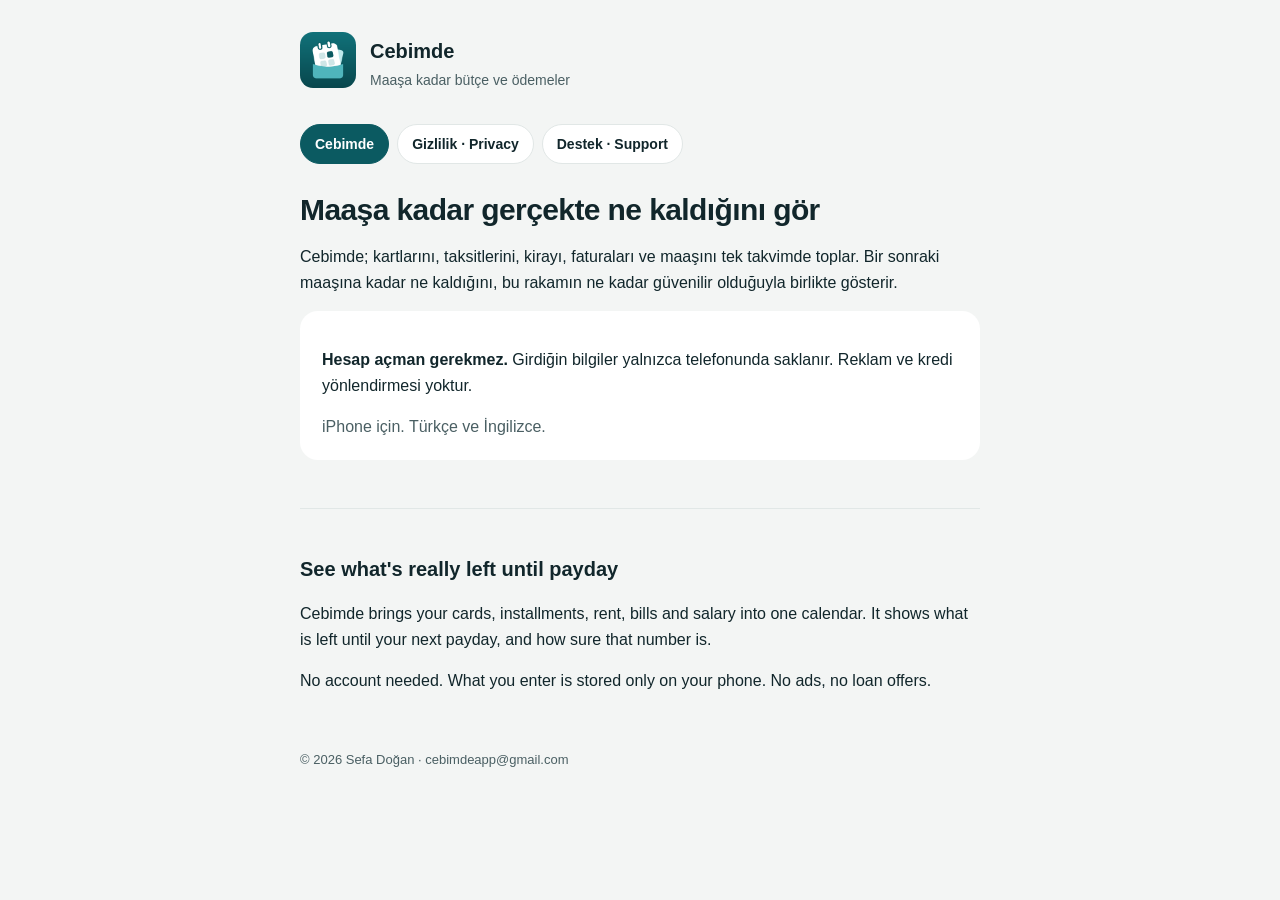
<file: index.html>
<!doctype html>
<html lang="tr">
<head>
<meta charset="utf-8">
<meta name="viewport" content="width=device-width, initial-scale=1, viewport-fit=cover">
<title>Cebimde</title>
<meta name="description" content="Cebimde: kartların, taksitlerin ve maaşın tek takvimde. Veri yalnızca telefonunda.">
<link rel="icon" href="./icon.png">
<link rel="stylesheet" href="./style.css">
</head>
<body><div class="wrap">
<header><a href="./"><img src="./icon.png" alt=""></a><div><b>Cebimde</b><span>Maaşa kadar bütçe ve ödemeler</span></div></header>
<nav><a href="./" aria-current="page">Cebimde</a><a href="./gizlilik/">Gizlilik · Privacy</a><a href="./destek/">Destek · Support</a></nav>
<h1>Maaşa kadar gerçekte ne kaldığını gör</h1>
<p>Cebimde; kartlarını, taksitlerini, kirayı, faturaları ve maaşını tek takvimde toplar. Bir sonraki maaşına kadar ne kaldığını, bu rakamın ne kadar güvenilir olduğuyla birlikte gösterir.</p>
<div class="card">
<p><b>Hesap açman gerekmez.</b> Girdiğin bilgiler yalnızca telefonunda saklanır. Reklam ve kredi yönlendirmesi yoktur.</p>
<p class="muted" style="margin-bottom:0">iPhone için. Türkçe ve İngilizce.</p>
</div>
<section class="lang" lang="en">
<h2>See what's really left until payday</h2>
<p>Cebimde brings your cards, installments, rent, bills and salary into one calendar. It shows what is left until your next payday, and how sure that number is.</p>
<p>No account needed. What you enter is stored only on your phone. No ads, no loan offers.</p>
</section>
<footer>© 2026 Sefa Doğan · cebimdeapp@gmail.com</footer>
</div></body>
</html>
</file>
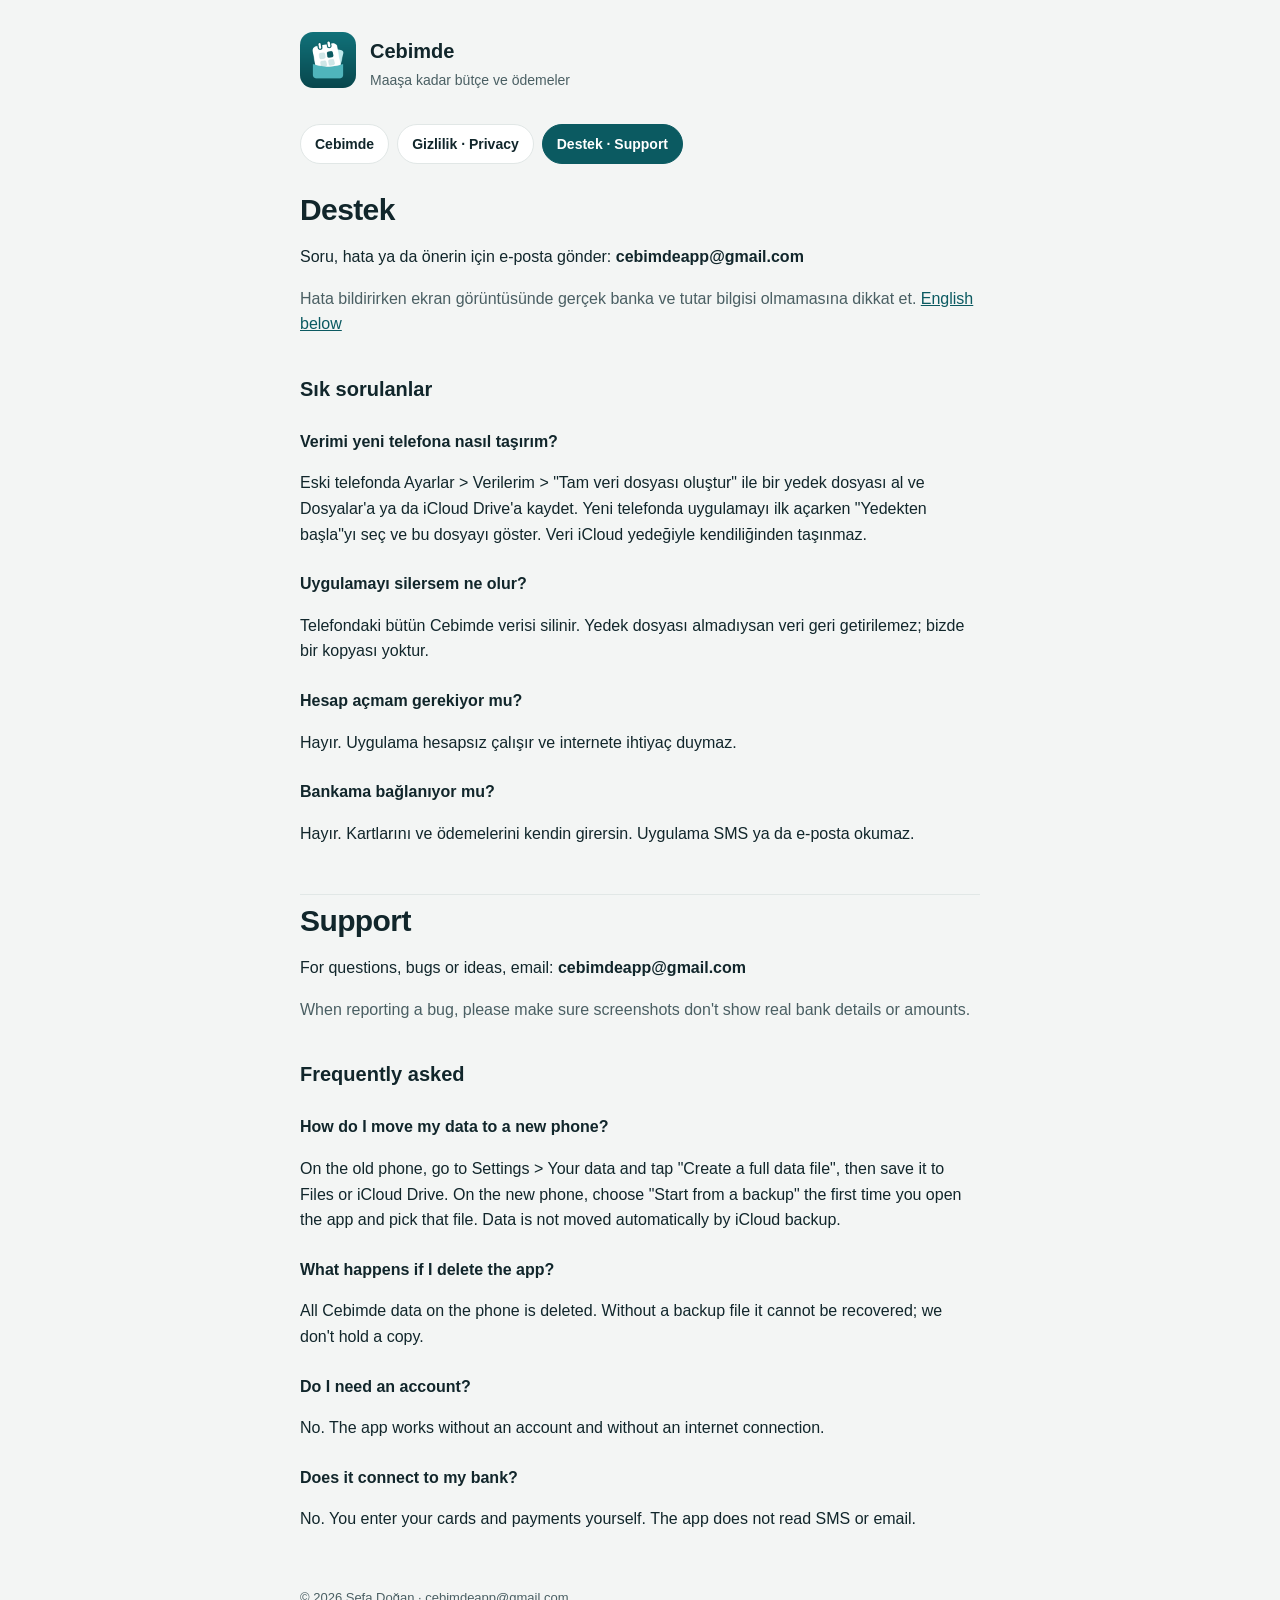
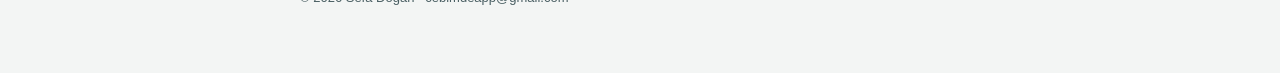
<file: destek/index.html>
<!doctype html>
<html lang="tr">
<head>
<meta charset="utf-8">
<meta name="viewport" content="width=device-width, initial-scale=1, viewport-fit=cover">
<title>Destek · Cebimde</title>
<meta name="description" content="Cebimde: kartların, taksitlerin ve maaşın tek takvimde. Veri yalnızca telefonunda.">
<link rel="icon" href="../icon.png">
<link rel="stylesheet" href="../style.css">
</head>
<body><div class="wrap">
<header><a href="../"><img src="../icon.png" alt=""></a><div><b>Cebimde</b><span>Maaşa kadar bütçe ve ödemeler</span></div></header>
<nav><a href="../">Cebimde</a><a href="../gizlilik/">Gizlilik · Privacy</a><a href="../destek/" aria-current="page">Destek · Support</a></nav>
<h1>Destek</h1>
<p>Soru, hata ya da önerin için e-posta gönder: <span class="mail">cebimdeapp@gmail.com</span></p>
<p class="muted">Hata bildirirken ekran görüntüsünde gerçek banka ve tutar bilgisi olmamasına dikkat et. <a href="#en">English below</a></p>

<h2>Sık sorulanlar</h2>
<h3>Verimi yeni telefona nasıl taşırım?</h3>
<p>Eski telefonda Ayarlar &gt; Verilerim &gt; "Tam veri dosyası oluştur" ile bir yedek dosyası al ve Dosyalar'a ya da iCloud Drive'a kaydet. Yeni telefonda uygulamayı ilk açarken "Yedekten başla"yı seç ve bu dosyayı göster. Veri iCloud yedeğiyle kendiliğinden taşınmaz.</p>
<h3>Uygulamayı silersem ne olur?</h3>
<p>Telefondaki bütün Cebimde verisi silinir. Yedek dosyası almadıysan veri geri getirilemez; bizde bir kopyası yoktur.</p>
<h3>Hesap açmam gerekiyor mu?</h3>
<p>Hayır. Uygulama hesapsız çalışır ve internete ihtiyaç duymaz.</p>
<h3>Bankama bağlanıyor mu?</h3>
<p>Hayır. Kartlarını ve ödemelerini kendin girersin. Uygulama SMS ya da e-posta okumaz.</p>

<section class="lang" id="en" lang="en">
<h1>Support</h1>
<p>For questions, bugs or ideas, email: <span class="mail">cebimdeapp@gmail.com</span></p>
<p class="muted">When reporting a bug, please make sure screenshots don't show real bank details or amounts.</p>
<h2>Frequently asked</h2>
<h3>How do I move my data to a new phone?</h3>
<p>On the old phone, go to Settings &gt; Your data and tap "Create a full data file", then save it to Files or iCloud Drive. On the new phone, choose "Start from a backup" the first time you open the app and pick that file. Data is not moved automatically by iCloud backup.</p>
<h3>What happens if I delete the app?</h3>
<p>All Cebimde data on the phone is deleted. Without a backup file it cannot be recovered; we don't hold a copy.</p>
<h3>Do I need an account?</h3>
<p>No. The app works without an account and without an internet connection.</p>
<h3>Does it connect to my bank?</h3>
<p>No. You enter your cards and payments yourself. The app does not read SMS or email.</p>
</section>
<footer>© 2026 Sefa Doğan · cebimdeapp@gmail.com</footer>
</div></body>
</html>
</file>
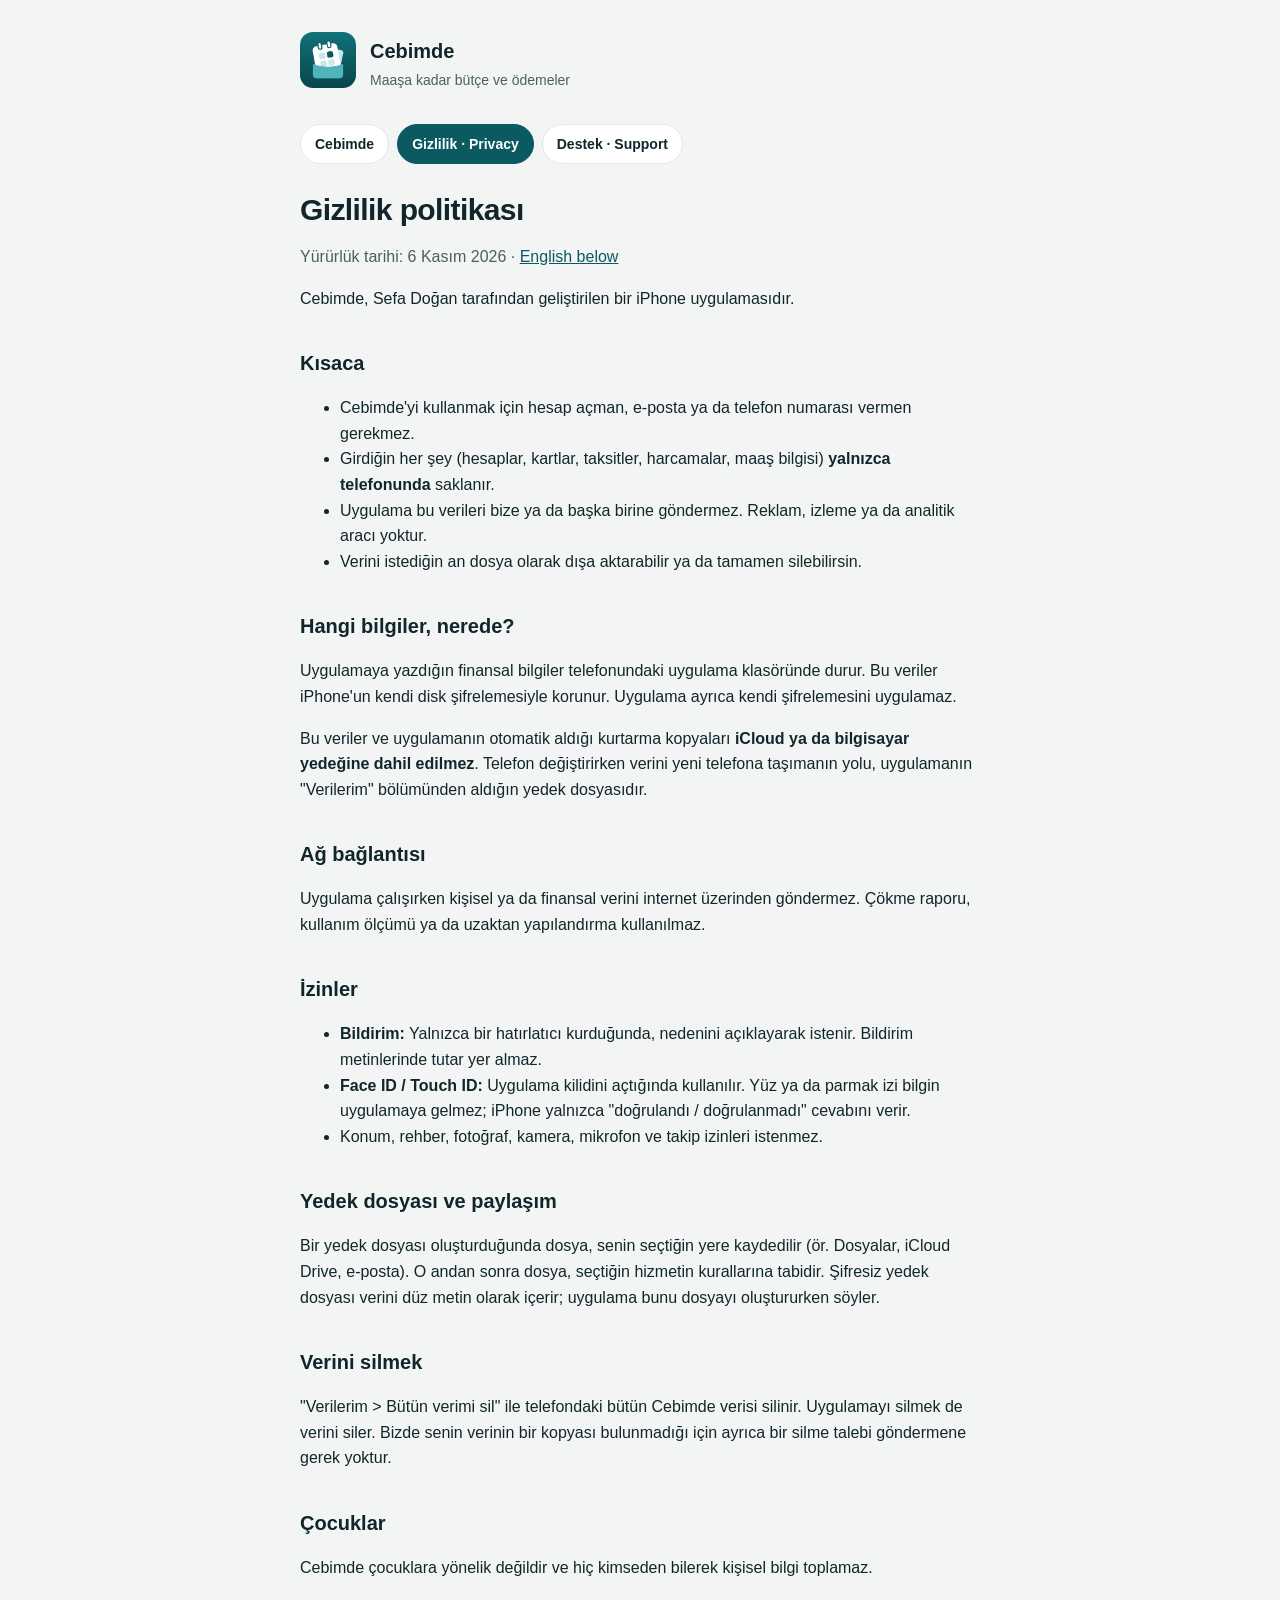
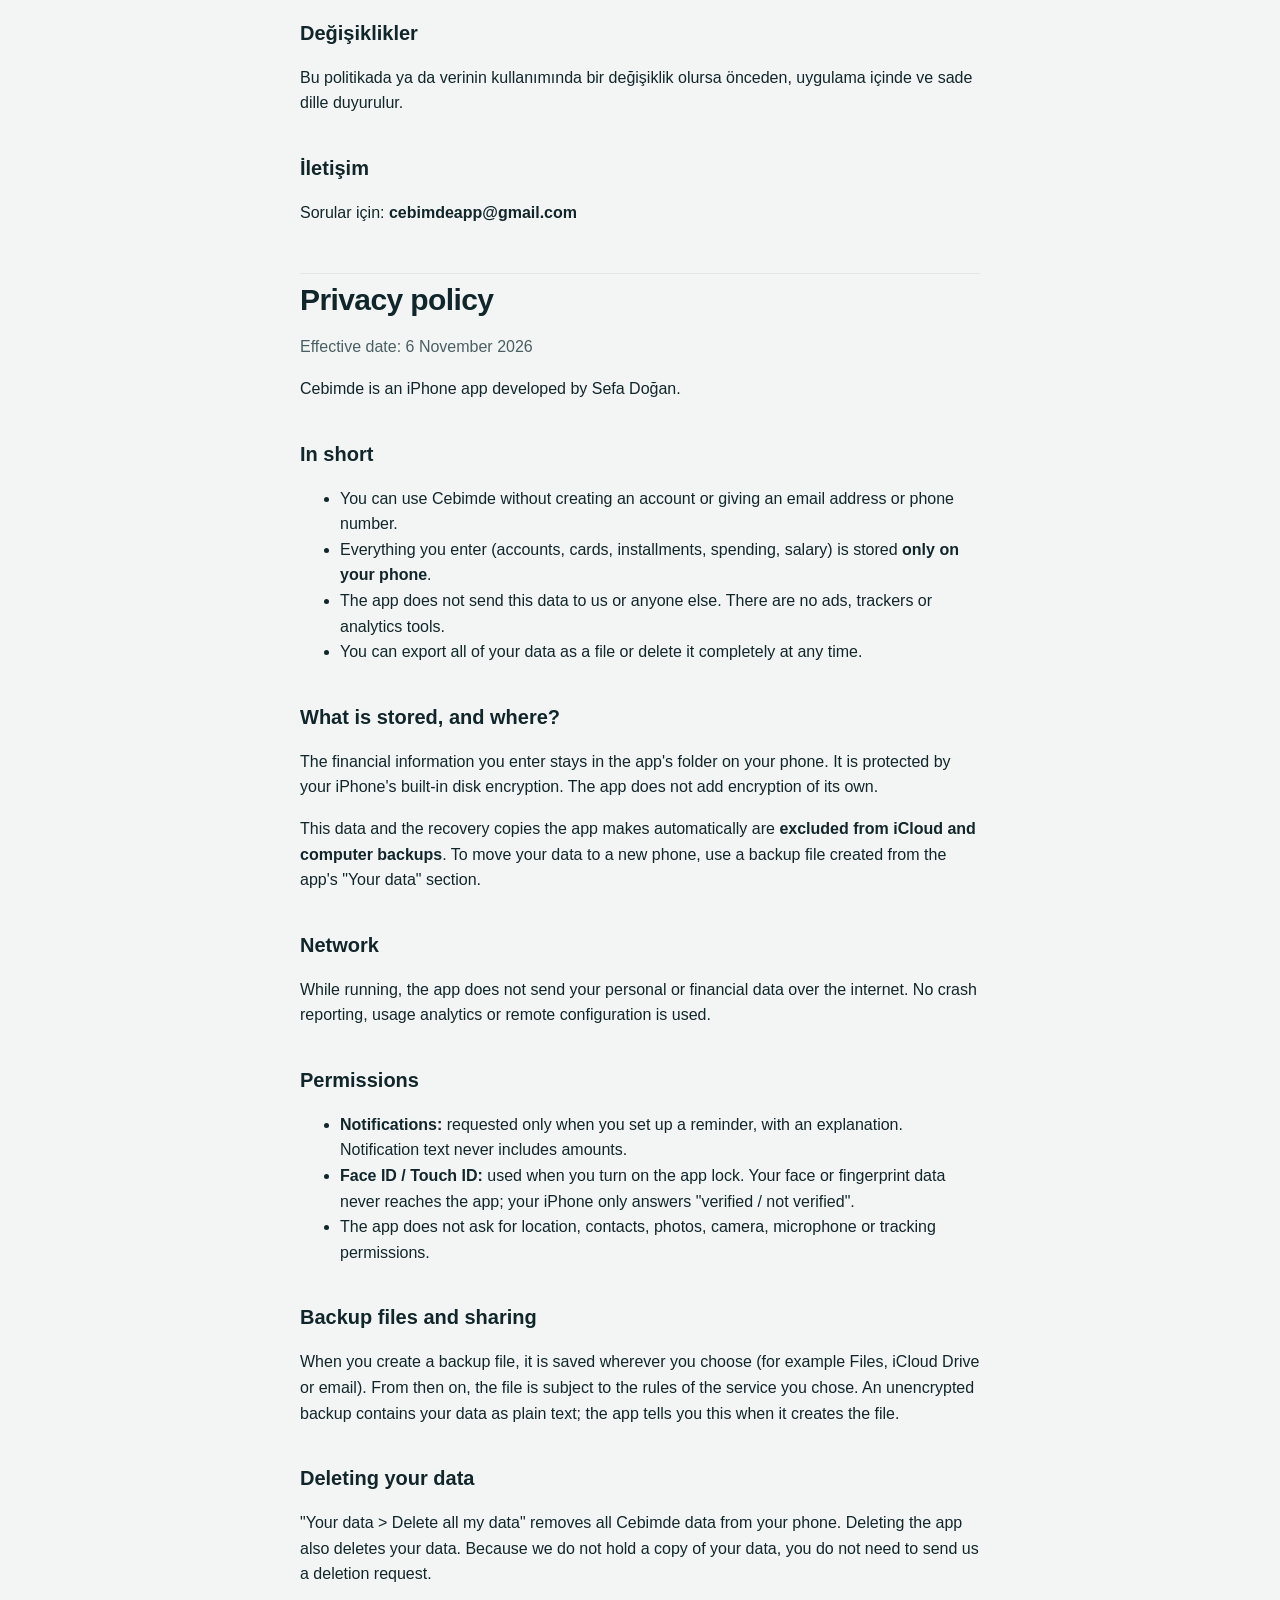
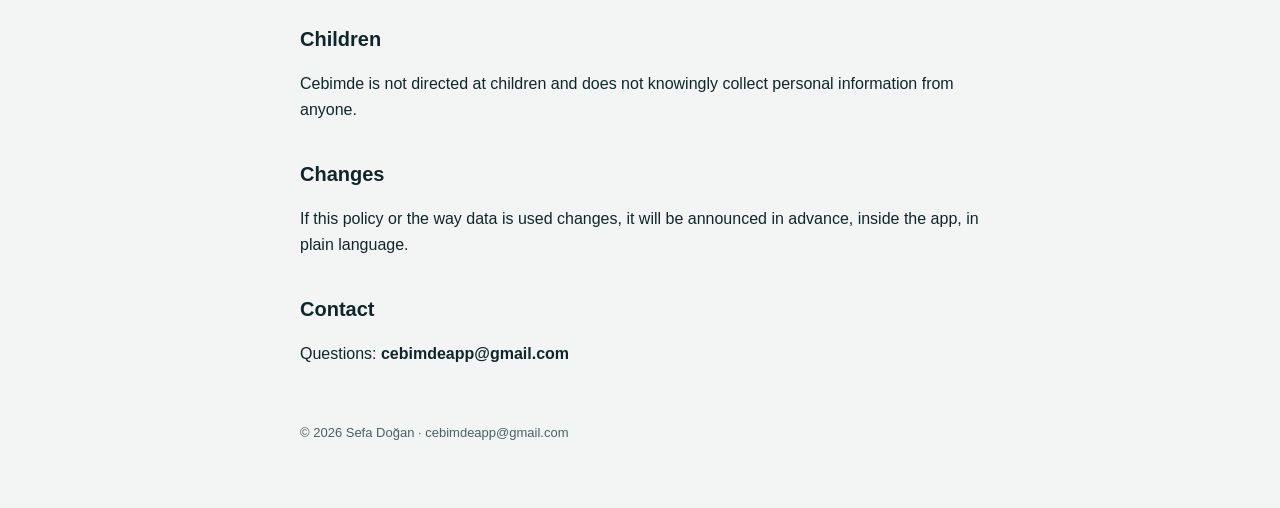
<file: gizlilik/index.html>
<!doctype html>
<html lang="tr">
<head>
<meta charset="utf-8">
<meta name="viewport" content="width=device-width, initial-scale=1, viewport-fit=cover">
<title>Gizlilik politikası · Cebimde</title>
<meta name="description" content="Cebimde: kartların, taksitlerin ve maaşın tek takvimde. Veri yalnızca telefonunda.">
<link rel="icon" href="../icon.png">
<link rel="stylesheet" href="../style.css">
</head>
<body><div class="wrap">
<header><a href="../"><img src="../icon.png" alt=""></a><div><b>Cebimde</b><span>Maaşa kadar bütçe ve ödemeler</span></div></header>
<nav><a href="../">Cebimde</a><a href="../gizlilik/" aria-current="page">Gizlilik · Privacy</a><a href="../destek/">Destek · Support</a></nav>
<h1>Gizlilik politikası</h1>
<p class="muted">Yürürlük tarihi: 6 Kasım 2026 · <a href="#en">English below</a></p>
<p>Cebimde, Sefa Doğan tarafından geliştirilen bir iPhone uygulamasıdır.</p>

<h2>Kısaca</h2>
<ul>
<li>Cebimde'yi kullanmak için hesap açman, e-posta ya da telefon numarası vermen gerekmez.</li>
<li>Girdiğin her şey (hesaplar, kartlar, taksitler, harcamalar, maaş bilgisi) <b>yalnızca telefonunda</b> saklanır.</li>
<li>Uygulama bu verileri bize ya da başka birine göndermez. Reklam, izleme ya da analitik aracı yoktur.</li>
<li>Verini istediğin an dosya olarak dışa aktarabilir ya da tamamen silebilirsin.</li>
</ul>

<h2>Hangi bilgiler, nerede?</h2>
<p>Uygulamaya yazdığın finansal bilgiler telefonundaki uygulama klasöründe durur. Bu veriler iPhone'un kendi disk şifrelemesiyle korunur. Uygulama ayrıca kendi şifrelemesini uygulamaz.</p>
<p>Bu veriler ve uygulamanın otomatik aldığı kurtarma kopyaları <b>iCloud ya da bilgisayar yedeğine dahil edilmez</b>. Telefon değiştirirken verini yeni telefona taşımanın yolu, uygulamanın "Verilerim" bölümünden aldığın yedek dosyasıdır.</p>

<h2>Ağ bağlantısı</h2>
<p>Uygulama çalışırken kişisel ya da finansal verini internet üzerinden göndermez. Çökme raporu, kullanım ölçümü ya da uzaktan yapılandırma kullanılmaz.</p>

<h2>İzinler</h2>
<ul>
<li><b>Bildirim:</b> Yalnızca bir hatırlatıcı kurduğunda, nedenini açıklayarak istenir. Bildirim metinlerinde tutar yer almaz.</li>
<li><b>Face ID / Touch ID:</b> Uygulama kilidini açtığında kullanılır. Yüz ya da parmak izi bilgin uygulamaya gelmez; iPhone yalnızca "doğrulandı / doğrulanmadı" cevabını verir.</li>
<li>Konum, rehber, fotoğraf, kamera, mikrofon ve takip izinleri istenmez.</li>
</ul>

<h2>Yedek dosyası ve paylaşım</h2>
<p>Bir yedek dosyası oluşturduğunda dosya, senin seçtiğin yere kaydedilir (ör. Dosyalar, iCloud Drive, e-posta). O andan sonra dosya, seçtiğin hizmetin kurallarına tabidir. Şifresiz yedek dosyası verini düz metin olarak içerir; uygulama bunu dosyayı oluştururken söyler.</p>

<h2>Verini silmek</h2>
<p>"Verilerim &gt; Bütün verimi sil" ile telefondaki bütün Cebimde verisi silinir. Uygulamayı silmek de verini siler. Bizde senin verinin bir kopyası bulunmadığı için ayrıca bir silme talebi göndermene gerek yoktur.</p>

<h2>Çocuklar</h2>
<p>Cebimde çocuklara yönelik değildir ve hiç kimseden bilerek kişisel bilgi toplamaz.</p>

<h2>Değişiklikler</h2>
<p>Bu politikada ya da verinin kullanımında bir değişiklik olursa önceden, uygulama içinde ve sade dille duyurulur.</p>

<h2>İletişim</h2>
<p>Sorular için: <span class="mail">cebimdeapp@gmail.com</span></p>

<section class="lang" id="en" lang="en">
<h1>Privacy policy</h1>
<p class="muted">Effective date: 6 November 2026</p>
<p>Cebimde is an iPhone app developed by Sefa Doğan.</p>

<h2>In short</h2>
<ul>
<li>You can use Cebimde without creating an account or giving an email address or phone number.</li>
<li>Everything you enter (accounts, cards, installments, spending, salary) is stored <b>only on your phone</b>.</li>
<li>The app does not send this data to us or anyone else. There are no ads, trackers or analytics tools.</li>
<li>You can export all of your data as a file or delete it completely at any time.</li>
</ul>

<h2>What is stored, and where?</h2>
<p>The financial information you enter stays in the app's folder on your phone. It is protected by your iPhone's built-in disk encryption. The app does not add encryption of its own.</p>
<p>This data and the recovery copies the app makes automatically are <b>excluded from iCloud and computer backups</b>. To move your data to a new phone, use a backup file created from the app's "Your data" section.</p>

<h2>Network</h2>
<p>While running, the app does not send your personal or financial data over the internet. No crash reporting, usage analytics or remote configuration is used.</p>

<h2>Permissions</h2>
<ul>
<li><b>Notifications:</b> requested only when you set up a reminder, with an explanation. Notification text never includes amounts.</li>
<li><b>Face ID / Touch ID:</b> used when you turn on the app lock. Your face or fingerprint data never reaches the app; your iPhone only answers "verified / not verified".</li>
<li>The app does not ask for location, contacts, photos, camera, microphone or tracking permissions.</li>
</ul>

<h2>Backup files and sharing</h2>
<p>When you create a backup file, it is saved wherever you choose (for example Files, iCloud Drive or email). From then on, the file is subject to the rules of the service you chose. An unencrypted backup contains your data as plain text; the app tells you this when it creates the file.</p>

<h2>Deleting your data</h2>
<p>"Your data &gt; Delete all my data" removes all Cebimde data from your phone. Deleting the app also deletes your data. Because we do not hold a copy of your data, you do not need to send us a deletion request.</p>

<h2>Children</h2>
<p>Cebimde is not directed at children and does not knowingly collect personal information from anyone.</p>

<h2>Changes</h2>
<p>If this policy or the way data is used changes, it will be announced in advance, inside the app, in plain language.</p>

<h2>Contact</h2>
<p>Questions: <span class="mail">cebimdeapp@gmail.com</span></p>
</section>
<footer>© 2026 Sefa Doğan · cebimdeapp@gmail.com</footer>
</div></body>
</html>
</file>
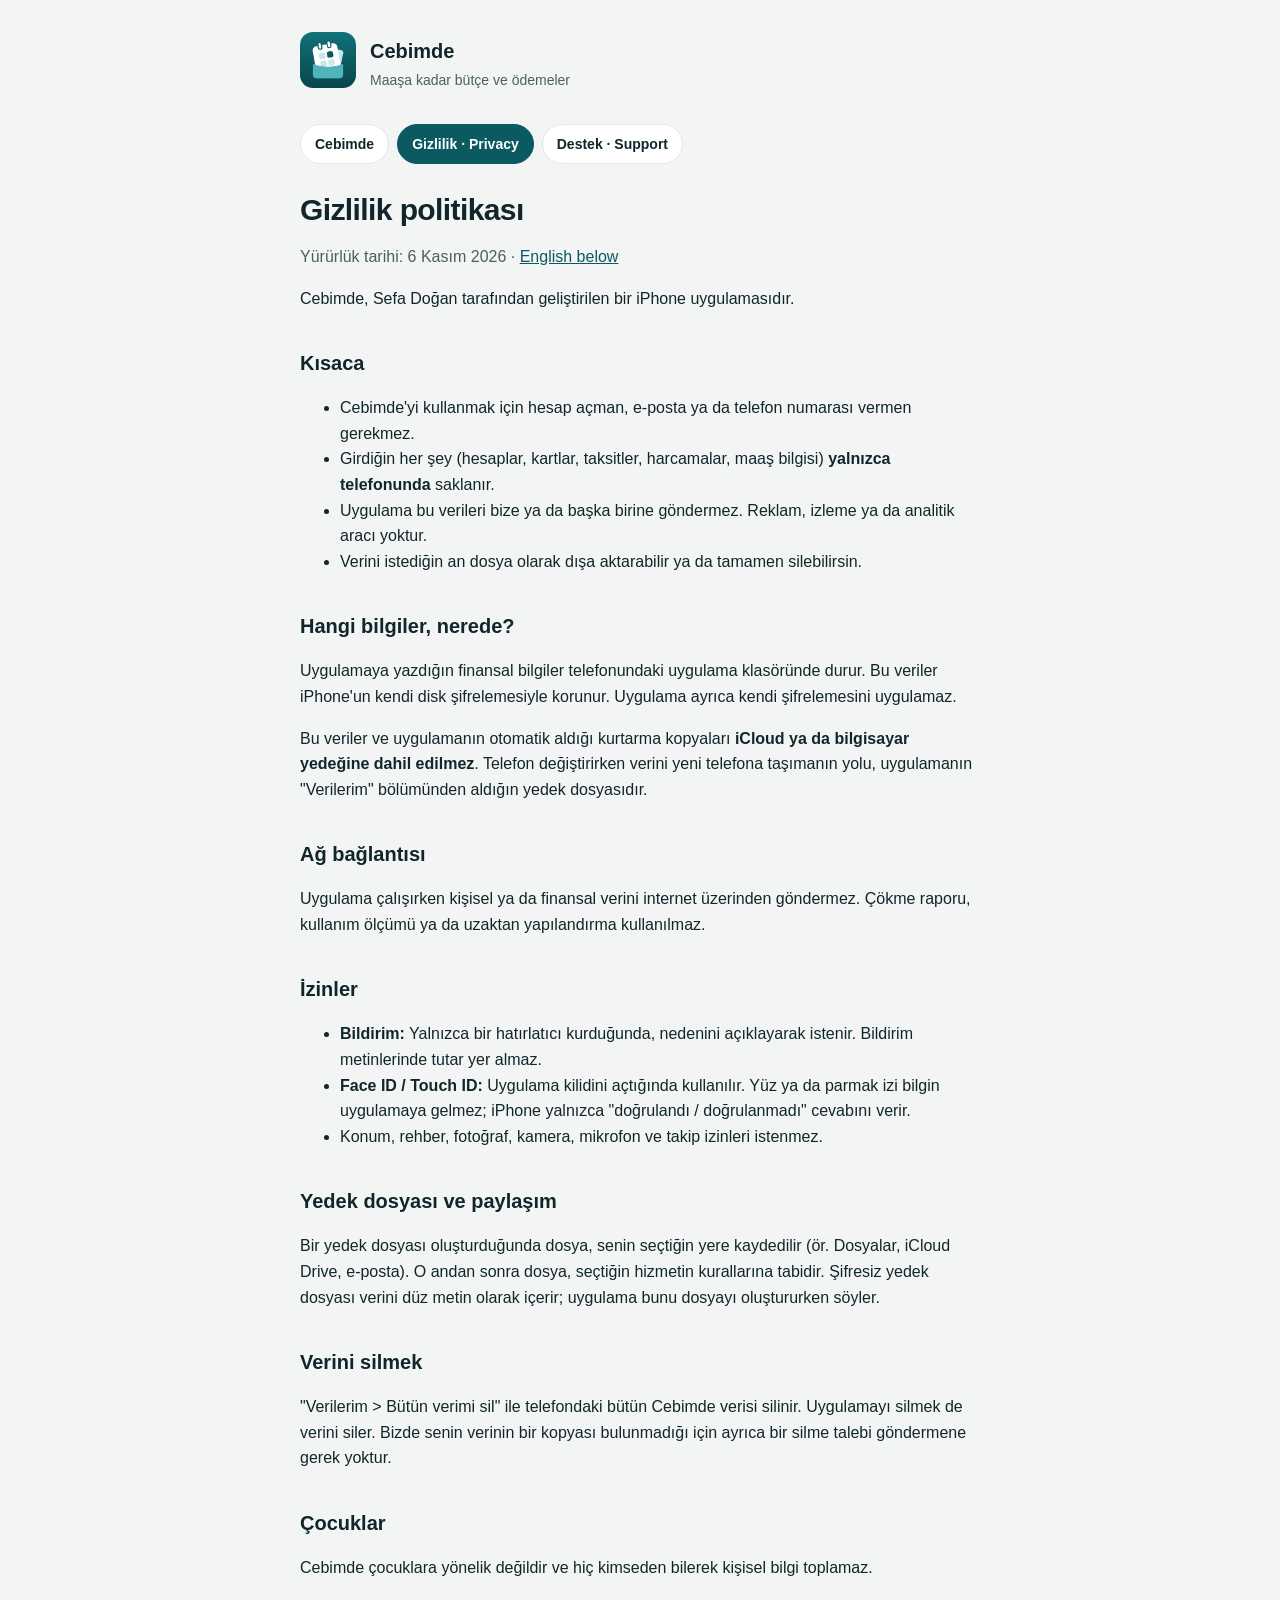
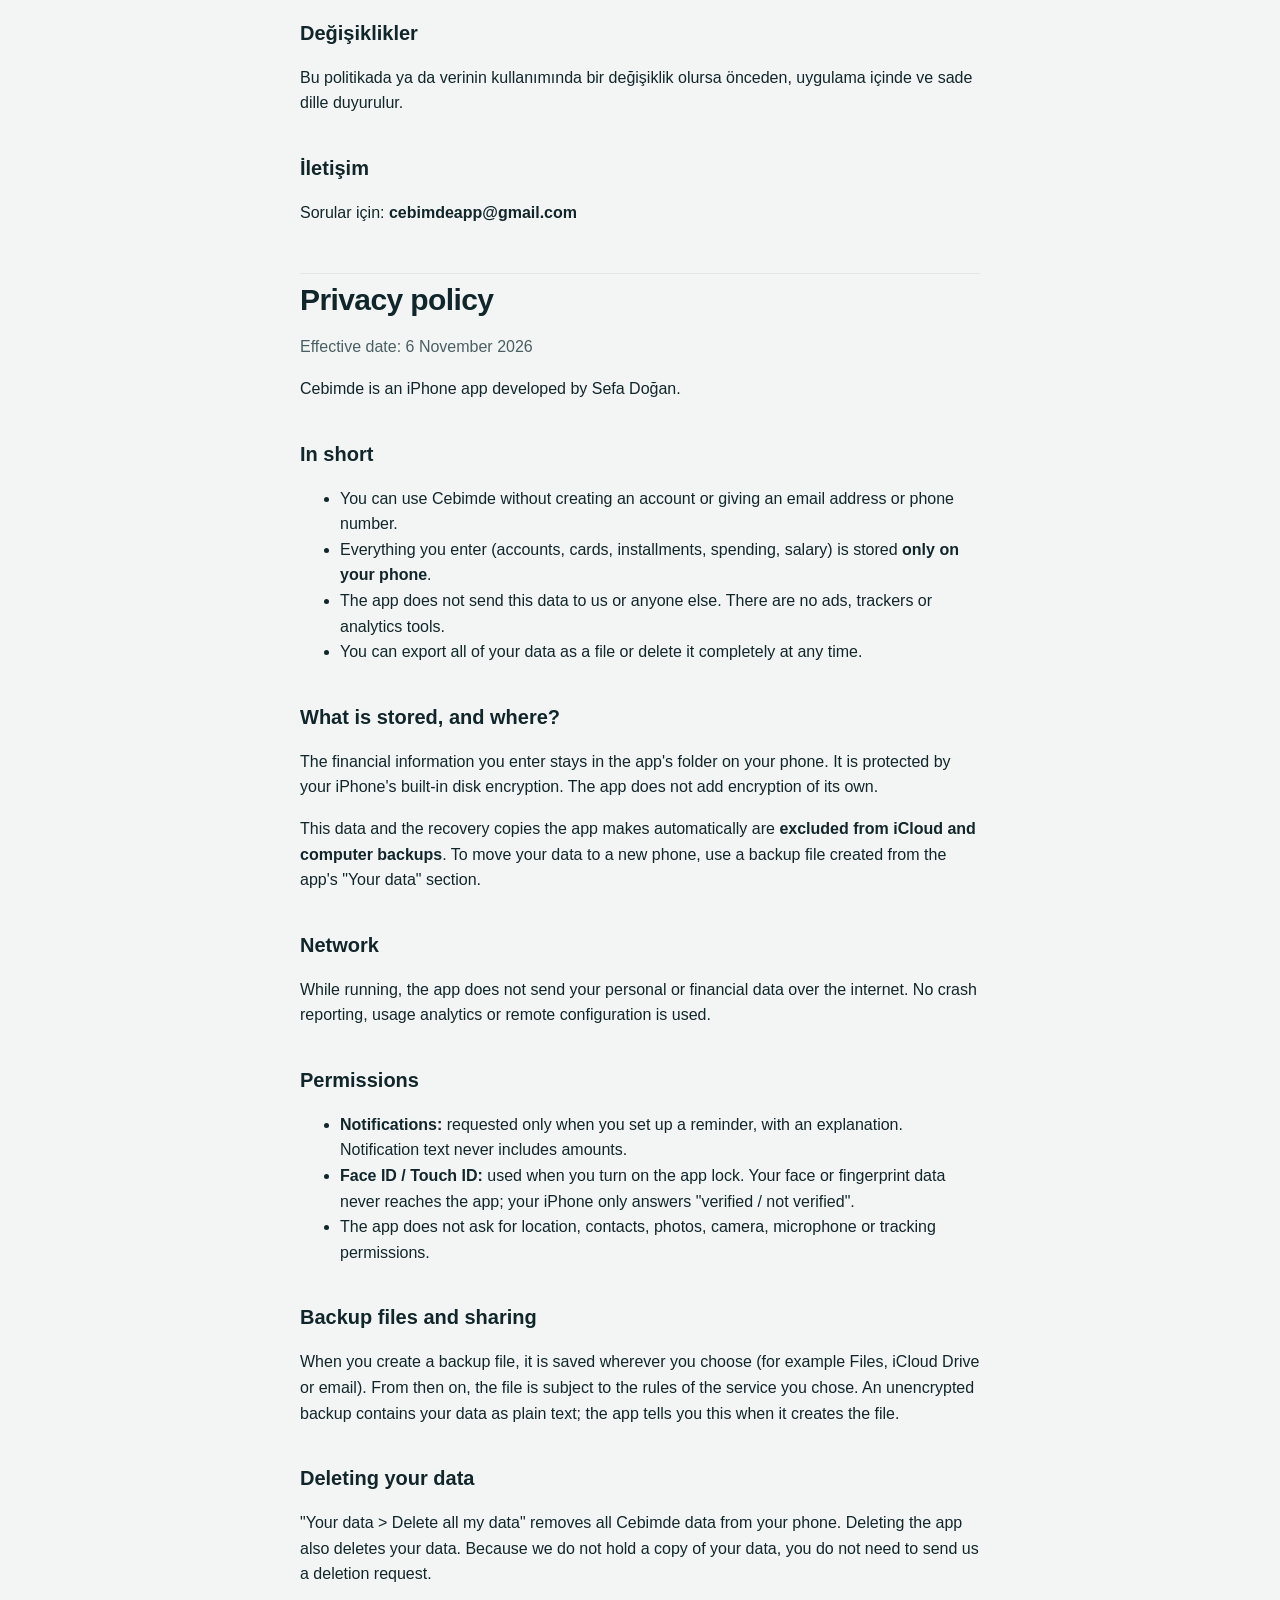
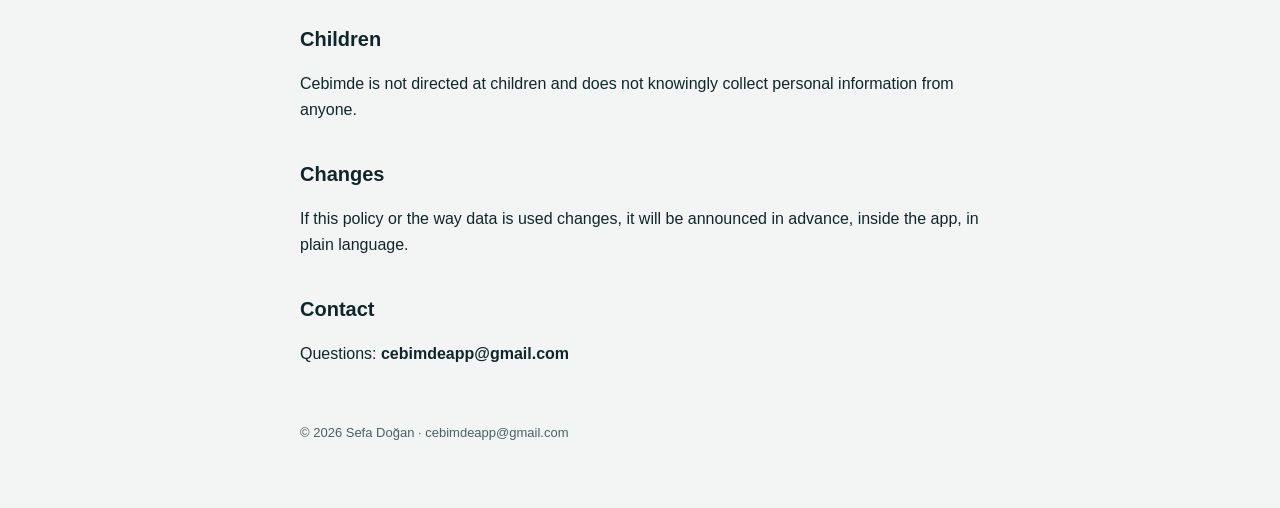
<file: privacy.html>
<!doctype html><html lang="tr"><head><meta charset="utf-8"><meta http-equiv="refresh" content="0; url=./gizlilik/"><link rel="canonical" href="https://sefadogan.github.io/cebimde/gizlilik/"><title>Cebimde</title></head><body><a href="./gizlilik/">./gizlilik/</a></body></html>
</file>
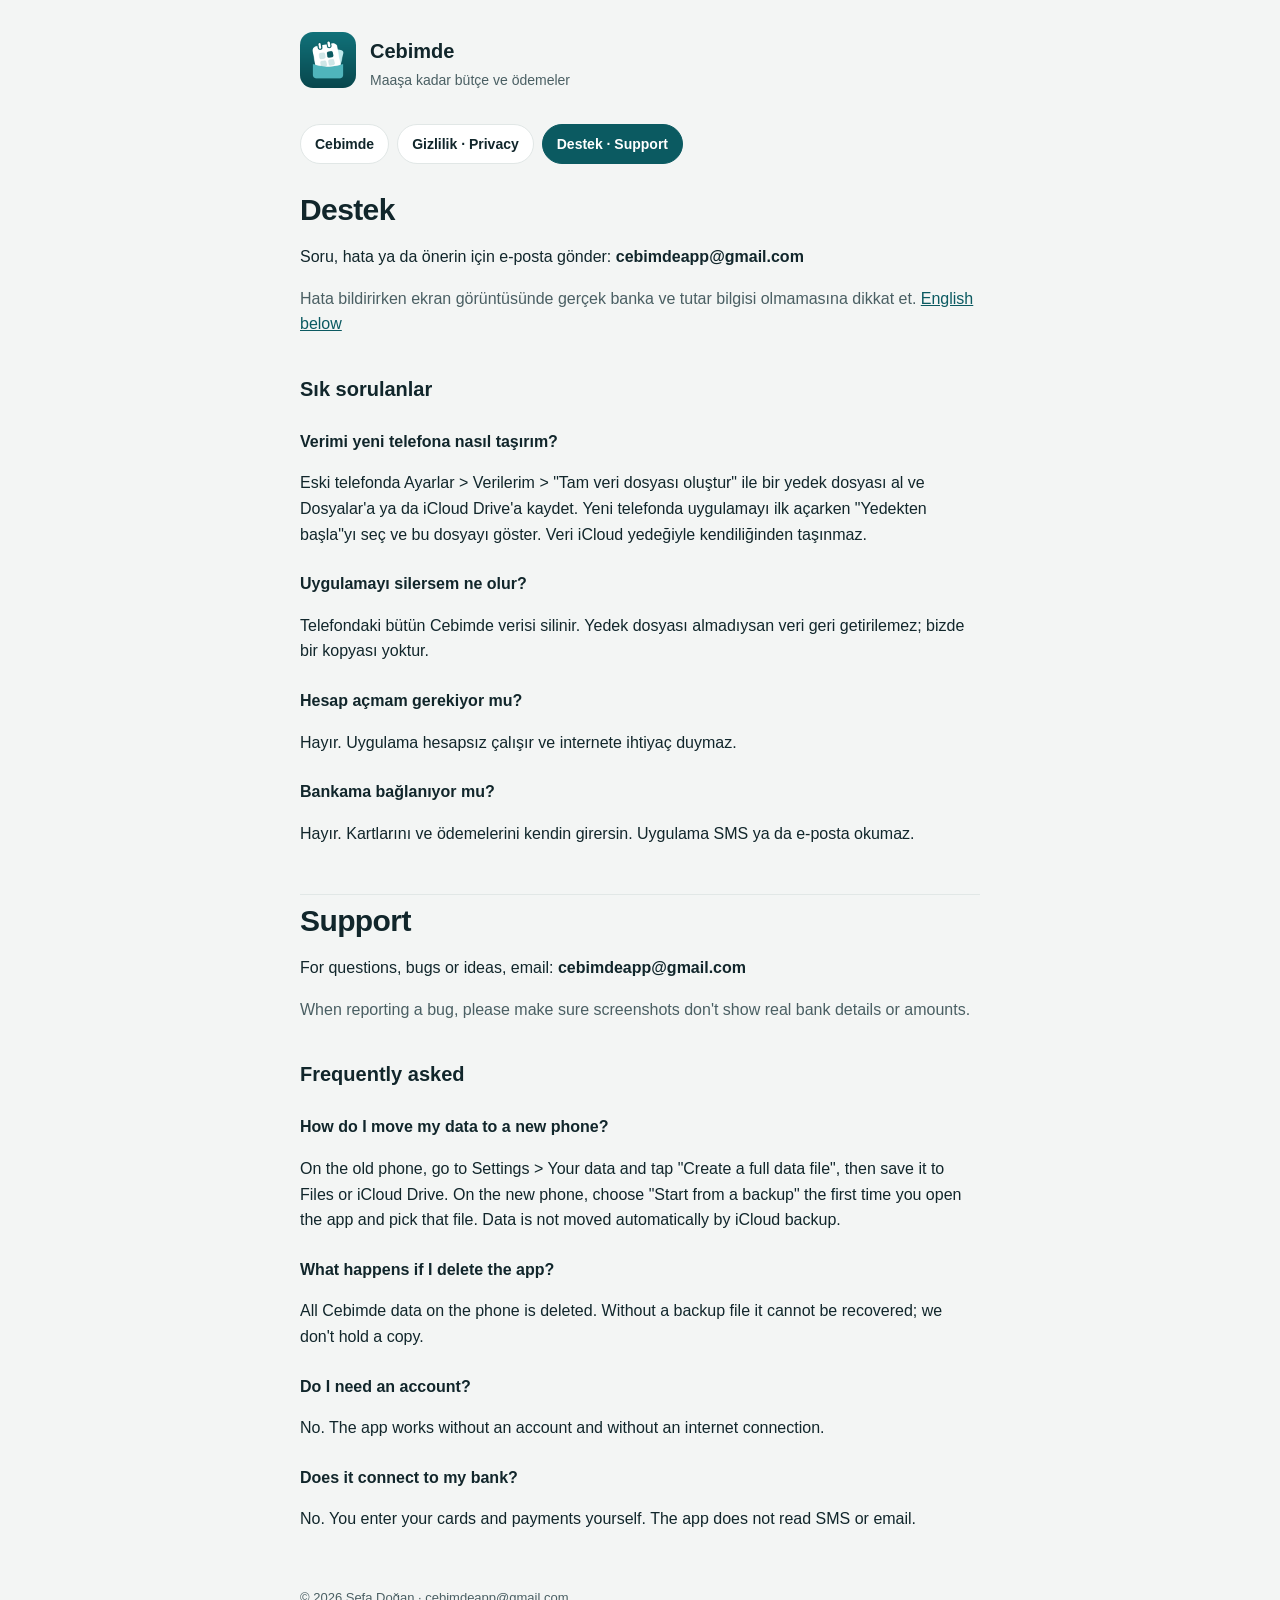
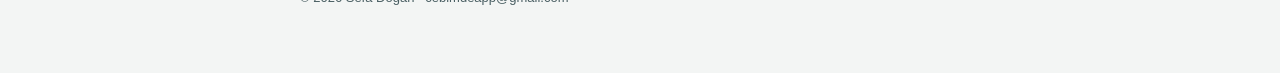
<file: support.html>
<!doctype html><html lang="tr"><head><meta charset="utf-8"><meta http-equiv="refresh" content="0; url=./destek/"><link rel="canonical" href="https://sefadogan.github.io/cebimde/destek/"><title>Cebimde</title></head><body><a href="./destek/">./destek/</a></body></html>
</file>
<file: style.css>
:root{--bg:#F3F5F4;--surface:#FFFFFF;--ink:#11262B;--ink2:#4A5F63;--line:#E1E7E6;--brand:#0B5A61;--tint:#DDEEEE}
@media (prefers-color-scheme:dark){:root{--bg:#0C1819;--surface:#142427;--ink:#E9F2F1;--ink2:#A3B9BB;--line:#223A3D;--brand:#5CC3C9;--tint:#15393C;color-scheme:dark}}
*{box-sizing:border-box}
body{margin:0;background:var(--bg);color:var(--ink);font:16px/1.6 -apple-system,BlinkMacSystemFont,"Segoe UI",Roboto,sans-serif}
.wrap{max-width:720px;margin:0 auto;padding:32px max(20px,env(safe-area-inset-left)) 64px}
header{display:flex;align-items:center;gap:14px;margin-bottom:28px}
header img{width:56px;height:56px;border-radius:13px}
header a{color:inherit;text-decoration:none}
header b{display:block;font-size:20px}
header span{color:var(--ink2);font-size:14px}
nav{display:flex;gap:8px;flex-wrap:wrap;margin-bottom:28px}
nav a{background:var(--surface);color:var(--ink);text-decoration:none;padding:8px 14px;border-radius:99px;font-size:14px;font-weight:600;border:1px solid var(--line)}
nav a[aria-current]{background:var(--brand);color:var(--surface);border-color:var(--brand)}
h1{font-size:30px;line-height:1.2;margin:0 0 8px;letter-spacing:-.02em}
h2{font-size:20px;margin:36px 0 8px}
h3{font-size:16px;margin:24px 0 4px}
p,li{color:var(--ink)}
.muted{color:var(--ink2)}
a{color:var(--brand)}
.card{background:var(--surface);border-radius:18px;padding:20px 22px;margin:16px 0}
.lang{border-top:1px solid var(--line);margin-top:48px;padding-top:8px}
.mail{font-weight:700;user-select:all}
footer{margin-top:56px;color:var(--ink2);font-size:13px}
</file>
